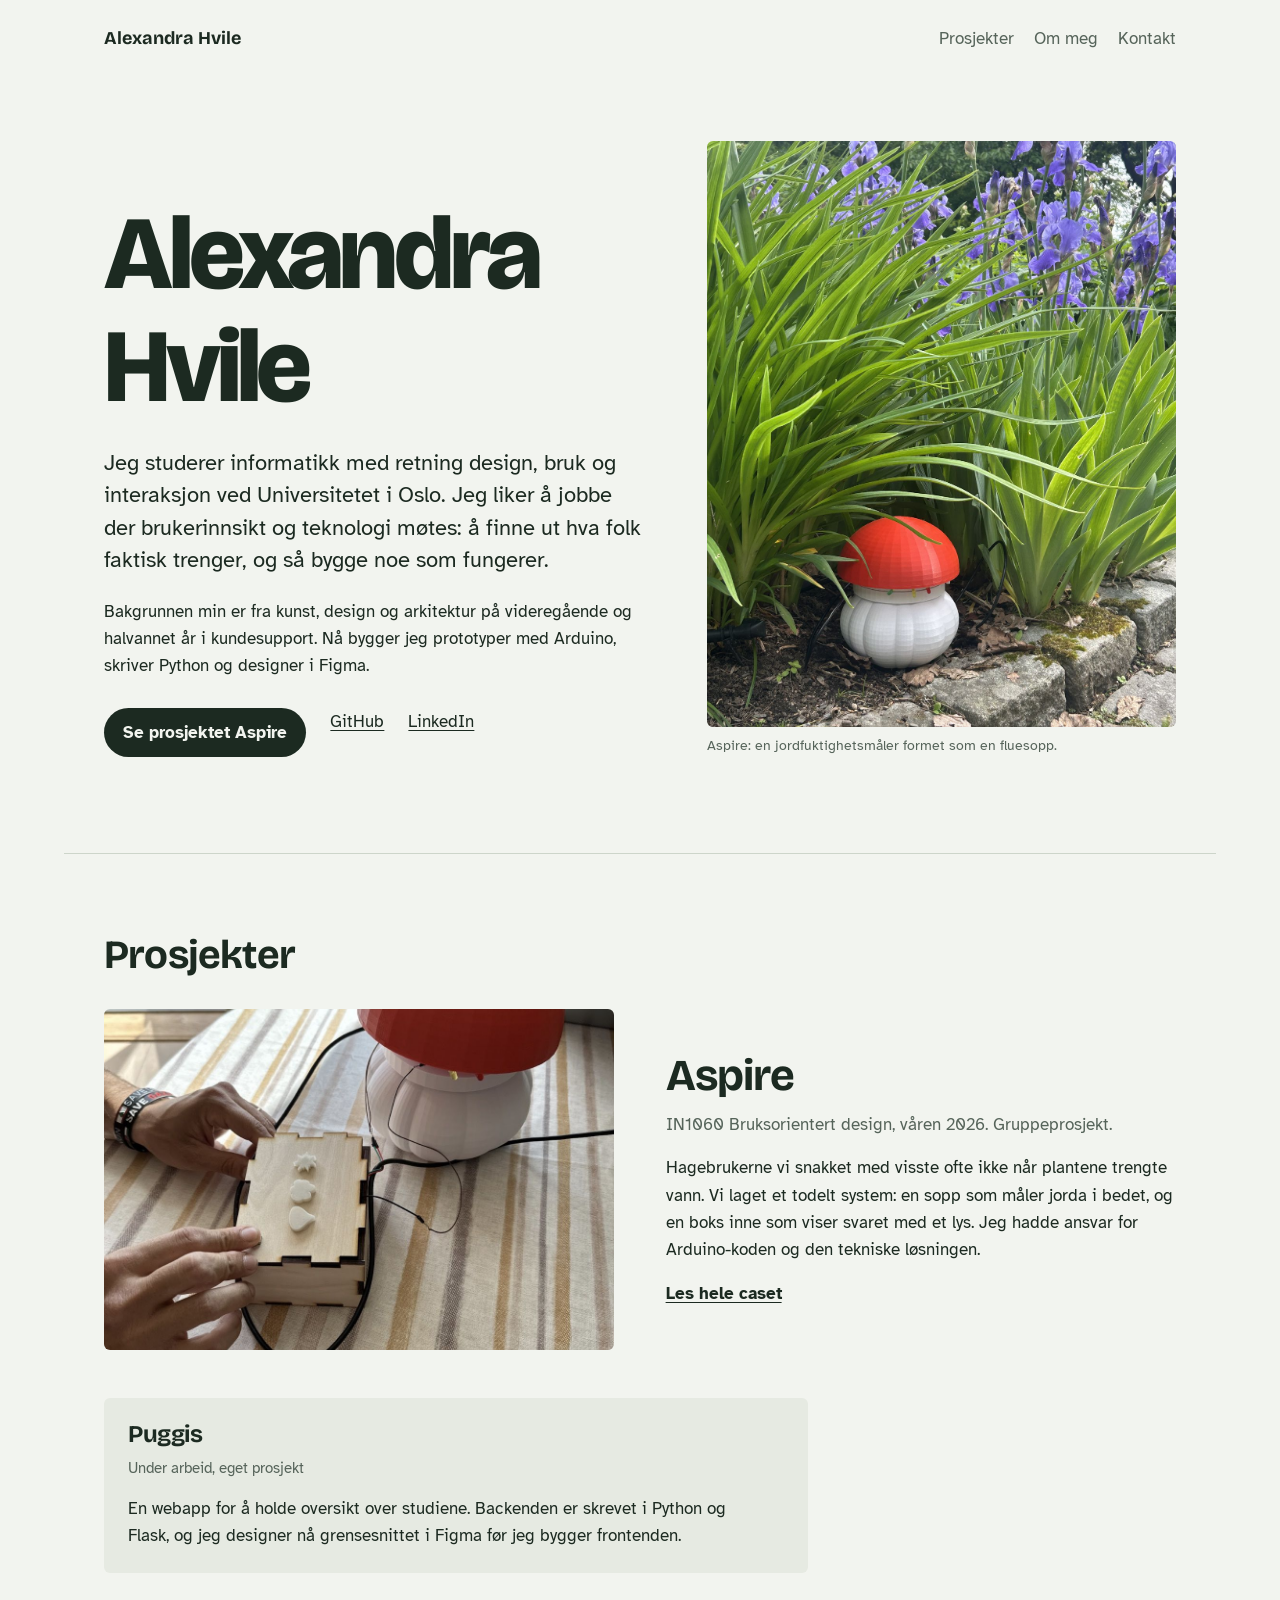
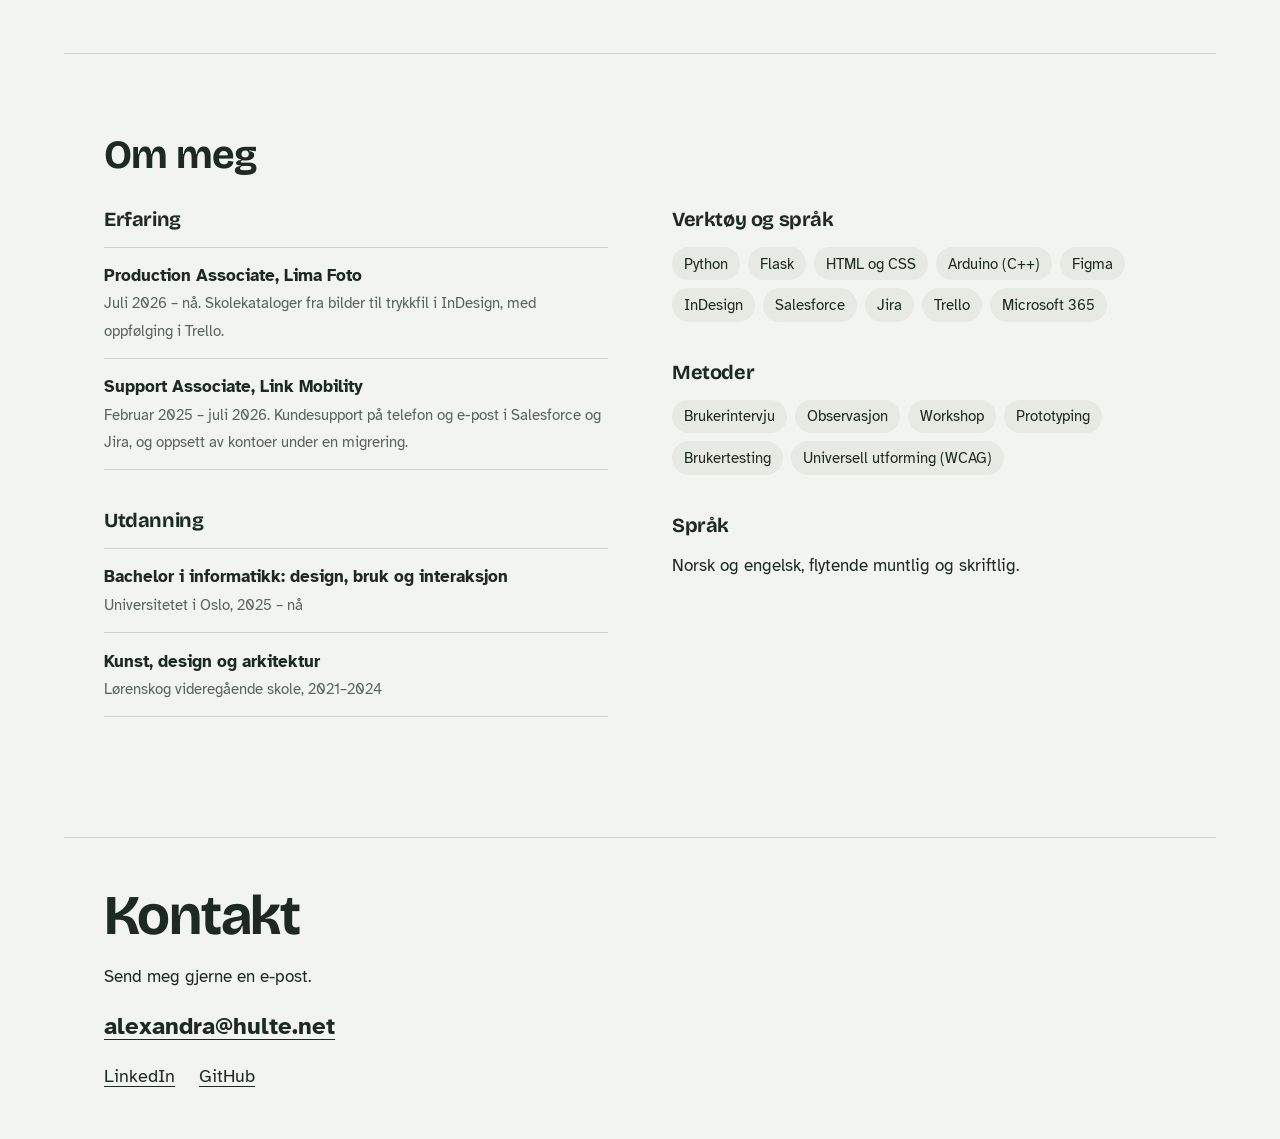
<file: index.html>
<!doctype html>
<html lang="no">
<head>
  <meta charset="utf-8">
  <meta name="viewport" content="width=device-width, initial-scale=1">
  <title>Alexandra Hvile – portefølje</title>
  <meta name="description" content="Portefølje for Alexandra Hvile, informatikkstudent ved UiO innen design, bruk og interaksjon.">
  <link rel="preconnect" href="https://fonts.googleapis.com">
  <link rel="preconnect" href="https://fonts.gstatic.com" crossorigin>
  <link href="https://fonts.googleapis.com/css2?family=Atkinson+Hyperlegible:ital,wght@0,400;0,700;1,400&family=Bricolage+Grotesque:opsz,wght@12..96,700;12..96,800&display=swap" rel="stylesheet">
  <link rel="stylesheet" href="stil.css">
</head>
<body>
  <a class="hopp" href="#hoved">Hopp til innholdet</a>

  <header class="topp innhold">
    <a class="navn" href="./">Alexandra Hvile</a>
    <nav aria-label="Hovedmeny">
      <a href="#prosjekter">Prosjekter</a>
      <a href="#om">Om meg</a>
      <a href="#kontakt">Kontakt</a>
    </nav>
  </header>

  <main id="hoved">
    <section class="intro innhold">
      <div>
        <h1>Alexandra Hvile</h1>
        <p class="ingress">Jeg studerer informatikk med retning design, bruk og interaksjon ved Universitetet i Oslo. Jeg liker å jobbe der brukerinnsikt og teknologi møtes: å finne ut hva folk faktisk trenger, og så bygge noe som fungerer.</p>
        <p>Bakgrunnen min er fra kunst, design og arkitektur på videregående og halvannet år i kundesupport. Nå bygger jeg prototyper med Arduino, skriver Python og designer i Figma.</p>
        <div class="lenker">
          <a class="knapp" href="aspire/">Se prosjektet Aspire</a>
          <a href="https://github.com/Salapanter">GitHub</a>
          <a href="https://www.linkedin.com/in/alexandra-hvile-142618310">LinkedIn</a>
        </div>
      </div>
      <figure>
        <img src="bilder/sopp-i-bedet.jpg" alt="En rød og hvit sopp-formet sensor står i et blomsterbed mellom grønne blader og lilla blomster." width="1200" height="1600">
        <figcaption>Aspire: en jordfuktighetsmåler formet som en fluesopp.</figcaption>
      </figure>
    </section>

    <section class="seksjon innhold" id="prosjekter" aria-labelledby="prosjekter-tittel">
      <h2 id="prosjekter-tittel">Prosjekter</h2>

      <a class="prosjekt" href="aspire/">
        <img src="bilder/i-bruk.jpg" alt="En hånd trykker på knappen på en treboks med symbolene sol, sky og dråpe, med den røde soppen i bakgrunnen." width="1064" height="1418" loading="lazy">
        <div>
          <h3>Aspire</h3>
          <p class="meta">IN1060 Bruksorientert design, våren 2026. Gruppeprosjekt.</p>
          <p>Hagebrukerne vi snakket med visste ofte ikke når plantene trengte vann. Vi laget et todelt system: en sopp som måler jorda i bedet, og en boks inne som viser svaret med et lys. Jeg hadde ansvar for Arduino-koden og den tekniske løsningen.</p>
          <span class="les">Les hele caset</span>
        </div>
      </a>

      <div class="prosjekt-liten">
        <h3>Puggis</h3>
        <p class="status">Under arbeid, eget prosjekt</p>
        <p>En webapp for å holde oversikt over studiene. Backenden er skrevet i Python og Flask, og jeg designer nå grensesnittet i Figma før jeg bygger frontenden.</p>
      </div>
    </section>

    <section class="seksjon innhold" id="om" aria-labelledby="om-tittel">
      <h2 id="om-tittel">Om meg</h2>
      <div class="om">
        <div>
          <h3>Erfaring</h3>
          <ul class="liste">
            <li><strong>Production Associate, Lima Foto</strong><span>Juli 2026 – nå. Skolekataloger fra bilder til trykkfil i InDesign, med oppfølging i Trello.</span></li>
            <li><strong>Support Associate, Link Mobility</strong><span>Februar 2025 – juli 2026. Kundesupport på telefon og e-post i Salesforce og Jira, og oppsett av kontoer under en migrering.</span></li>
          </ul>
          <h3>Utdanning</h3>
          <ul class="liste">
            <li><strong>Bachelor i informatikk: design, bruk og interaksjon</strong><span>Universitetet i Oslo, 2025 – nå</span></li>
            <li><strong>Kunst, design og arkitektur</strong><span>Lørenskog videregående skole, 2021–2024</span></li>
          </ul>
        </div>
        <div>
          <h3>Verktøy og språk</h3>
          <ul class="verktoy">
            <li>Python</li><li>Flask</li><li>HTML og CSS</li><li>Arduino (C++)</li><li>Figma</li><li>InDesign</li><li>Salesforce</li><li>Jira</li><li>Trello</li><li>Microsoft 365</li>
          </ul>
          <h3>Metoder</h3>
          <ul class="verktoy">
            <li>Brukerintervju</li><li>Observasjon</li><li>Workshop</li><li>Prototyping</li><li>Brukertesting</li><li>Universell utforming (WCAG)</li>
          </ul>
          <h3>Språk</h3>
          <p>Norsk og engelsk, flytende muntlig og skriftlig.</p>
        </div>
      </div>
    </section>
  </main>

  <footer class="bunn innhold" id="kontakt">
    <h2>Kontakt</h2>
    <p>Send meg gjerne en e-post.</p>
    <p><a class="epost" href="mailto:alexandra@hulte.net">alexandra@hulte.net</a></p>
    <ul class="kontaktlenker">
      <li><a href="https://www.linkedin.com/in/alexandra-hvile-142618310">LinkedIn</a></li>
      <li><a href="https://github.com/Salapanter">GitHub</a></li>
    </ul>
  </footer>
</body>
</html>
</file>
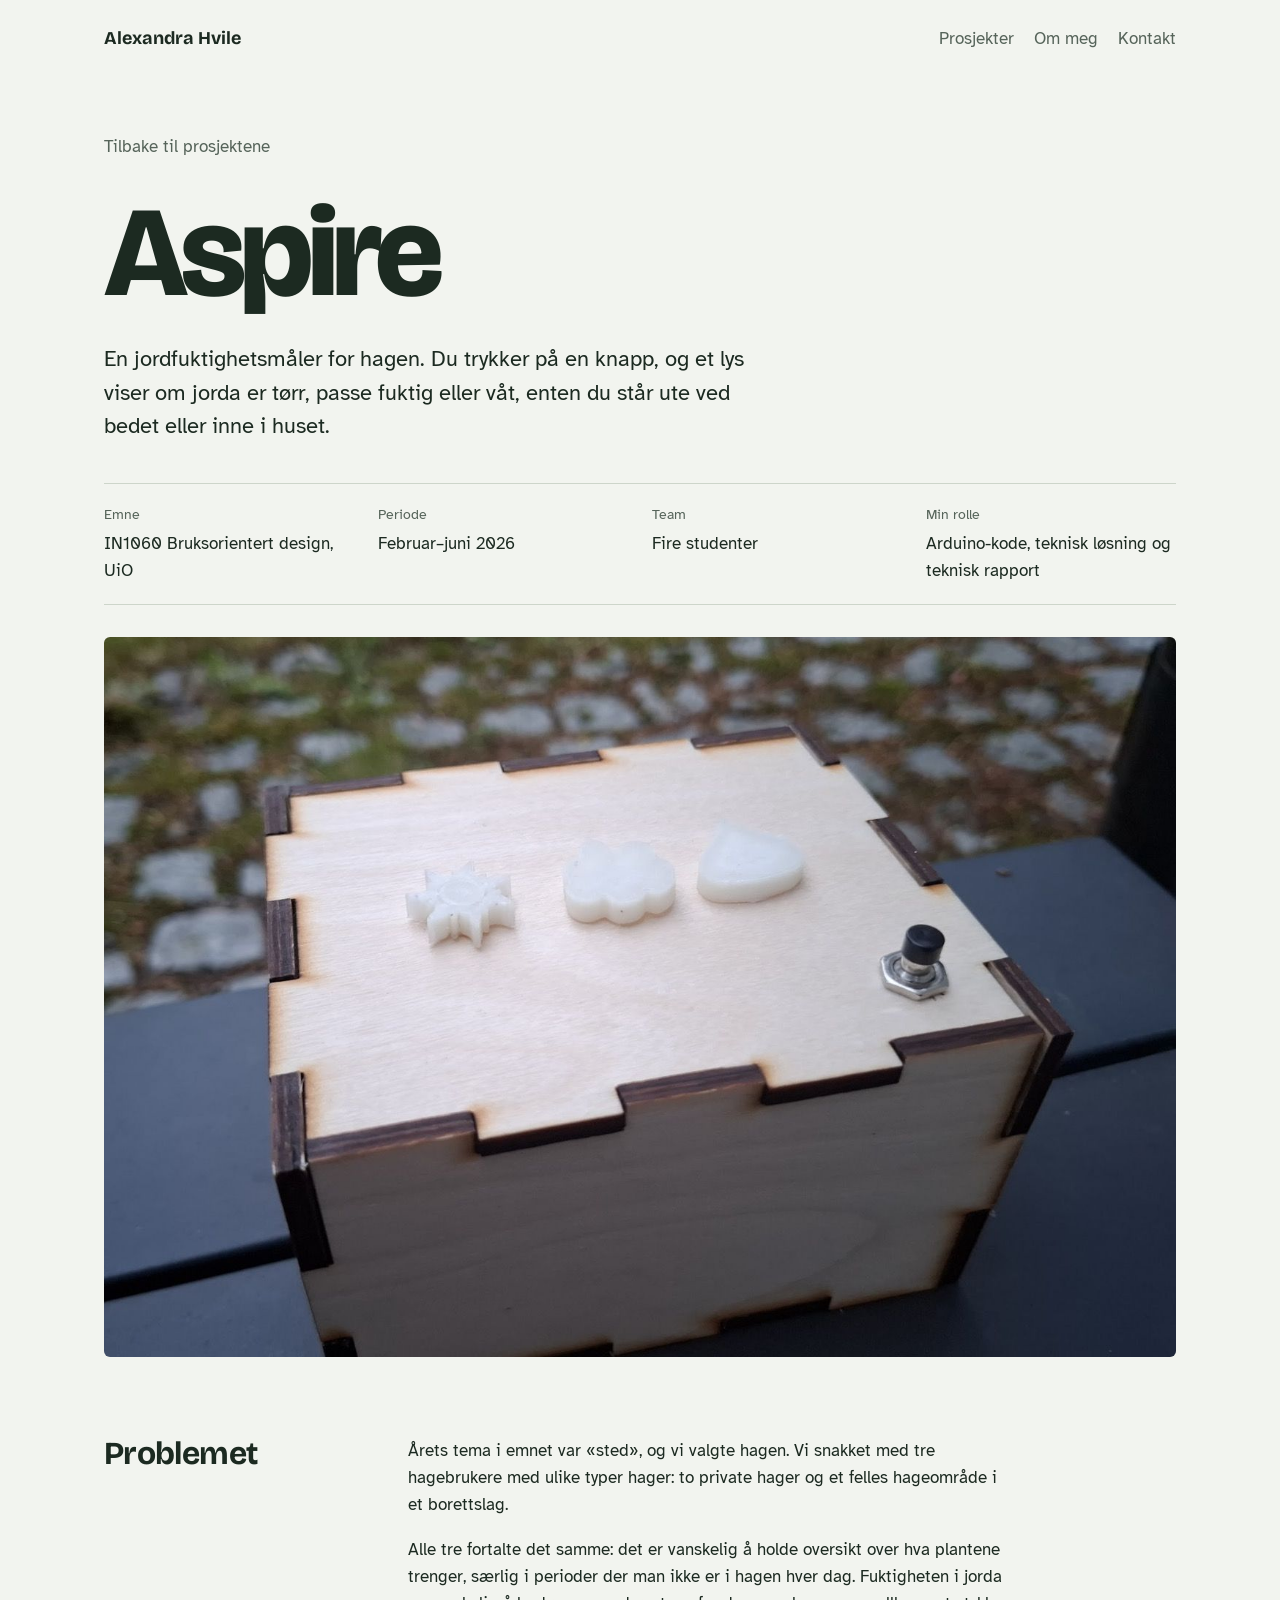
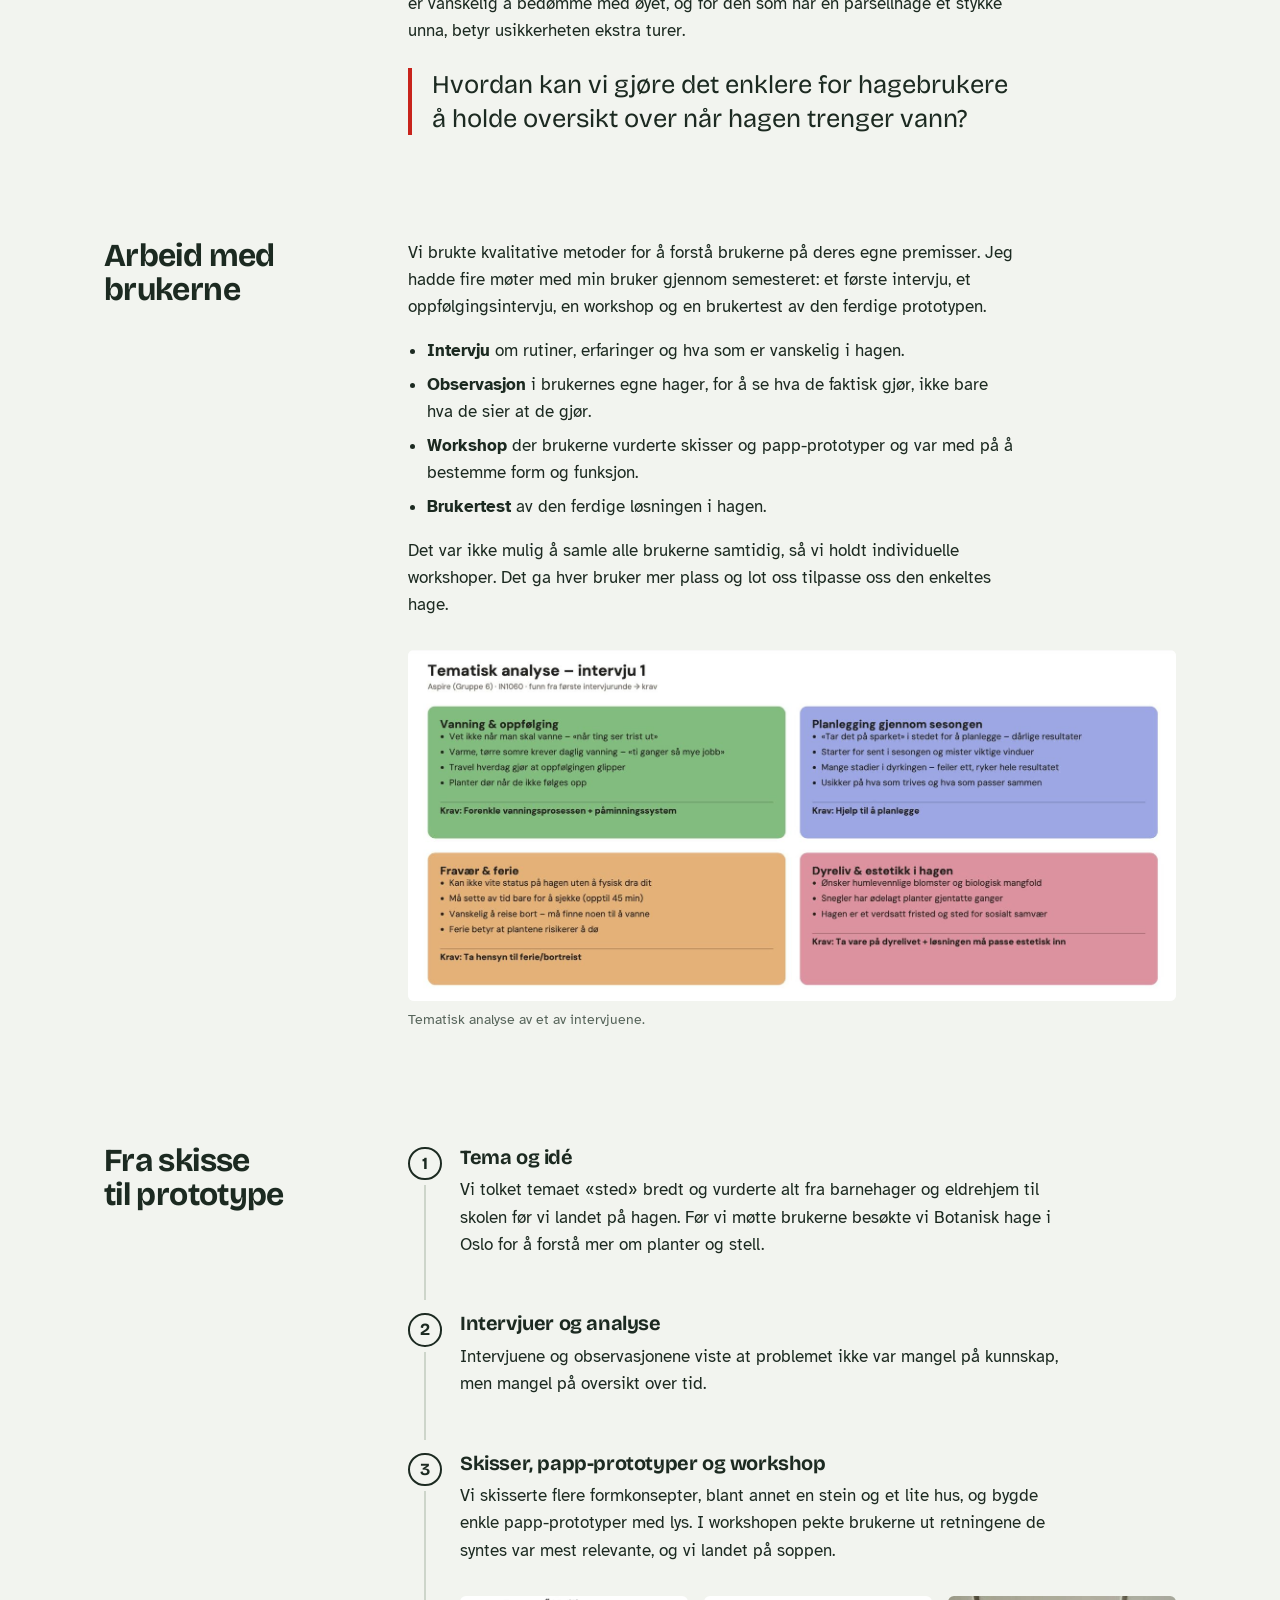
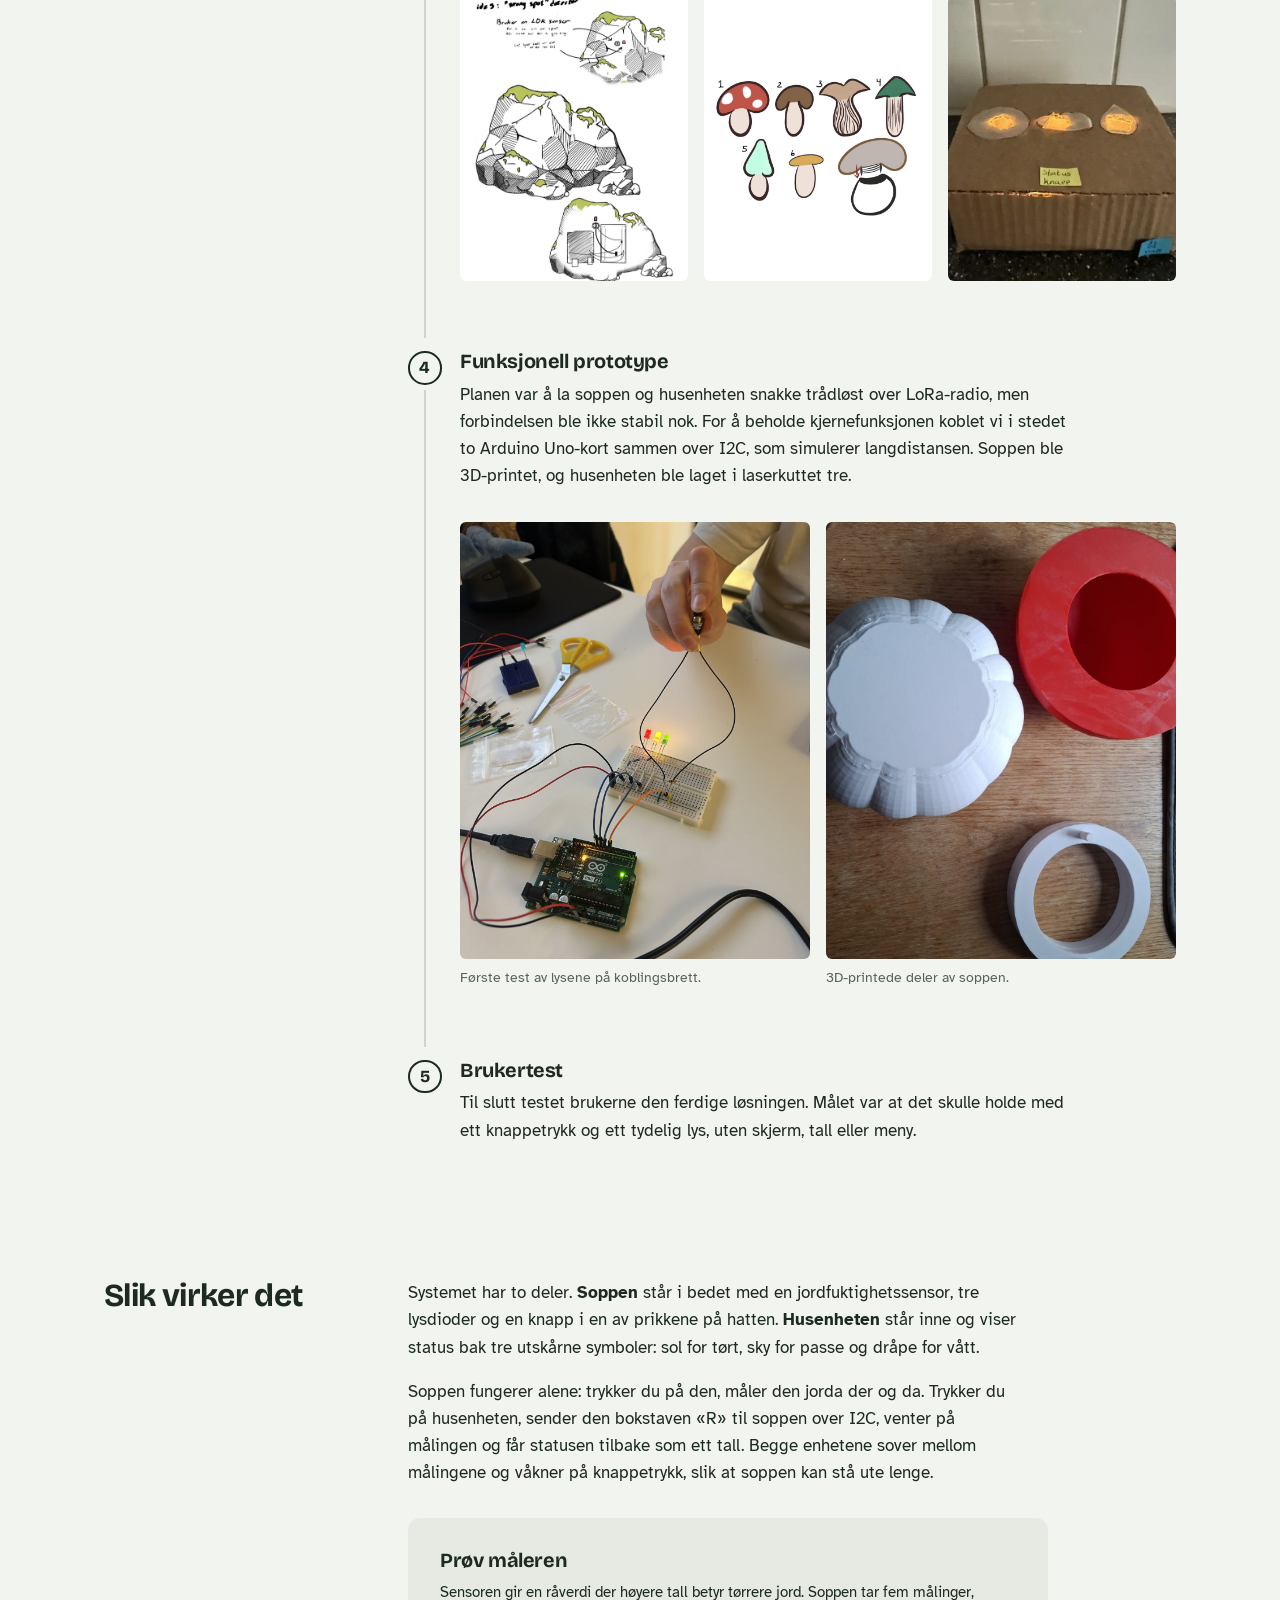
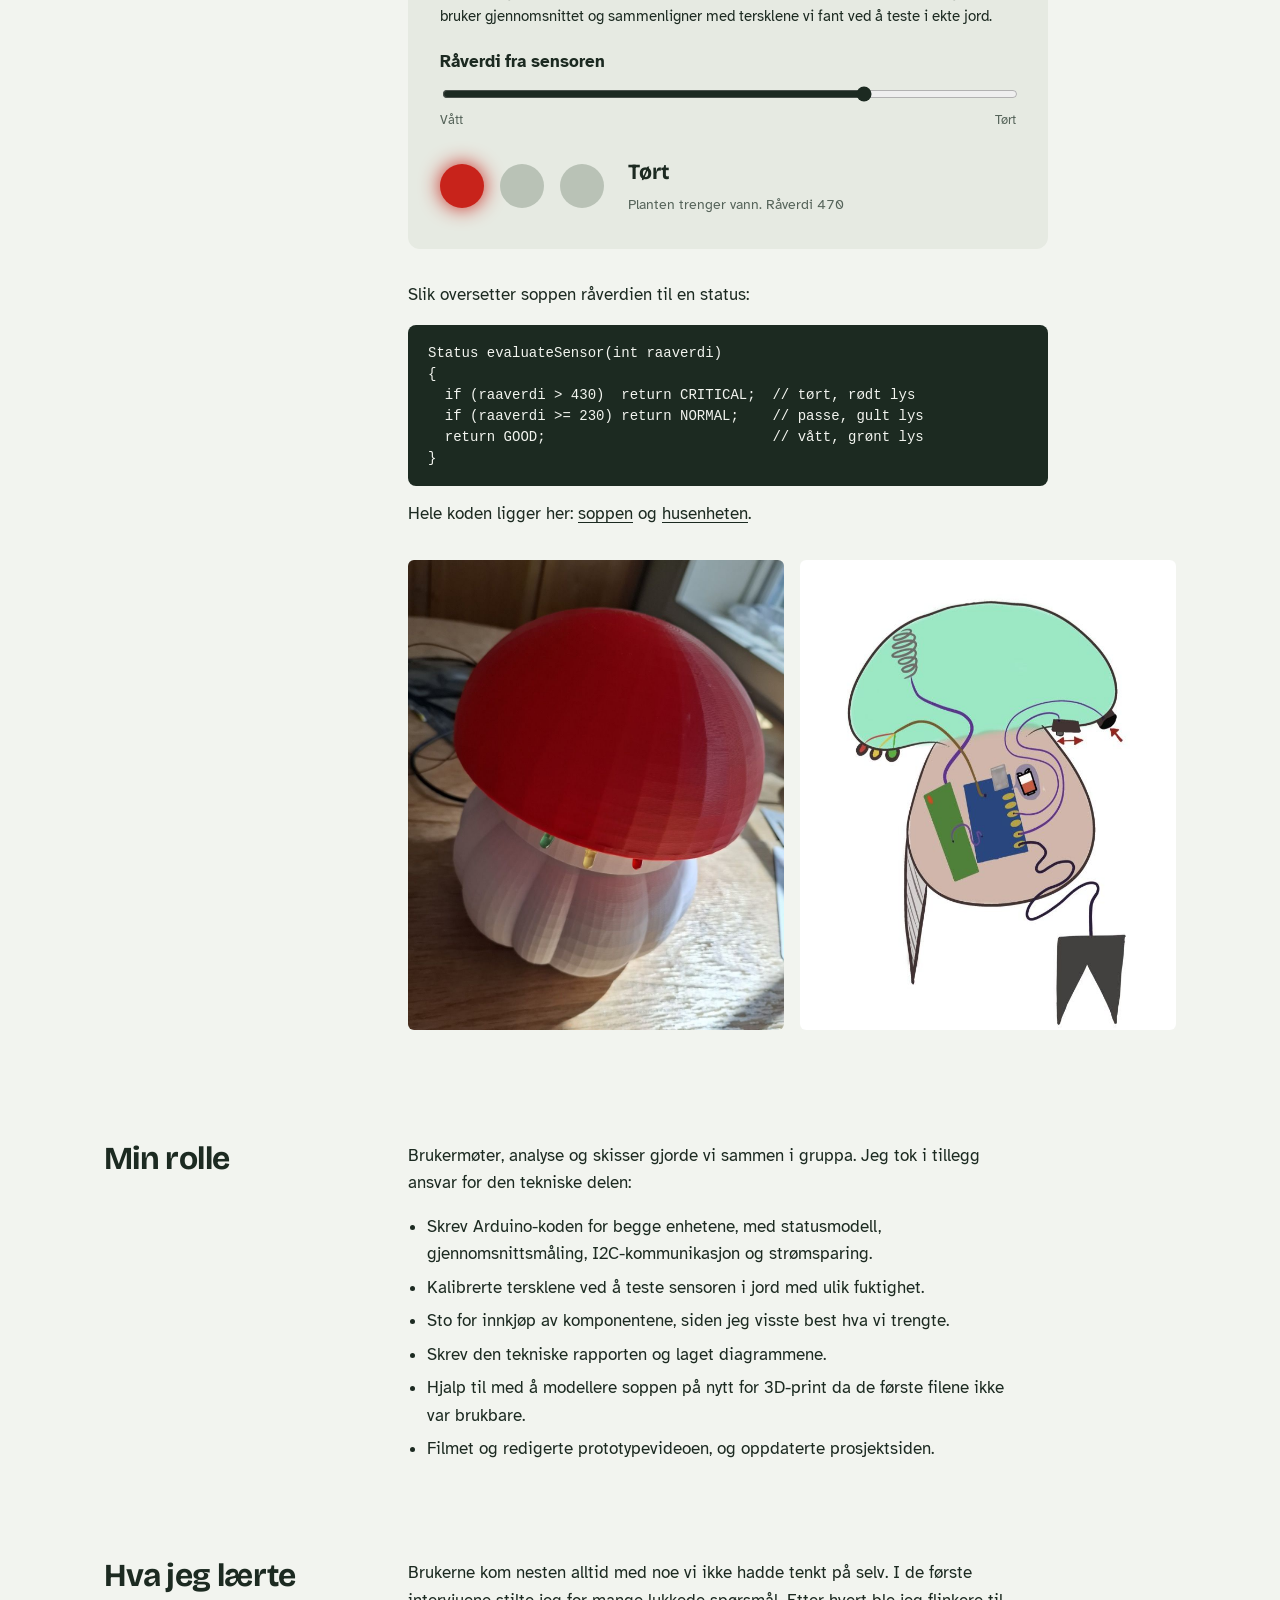
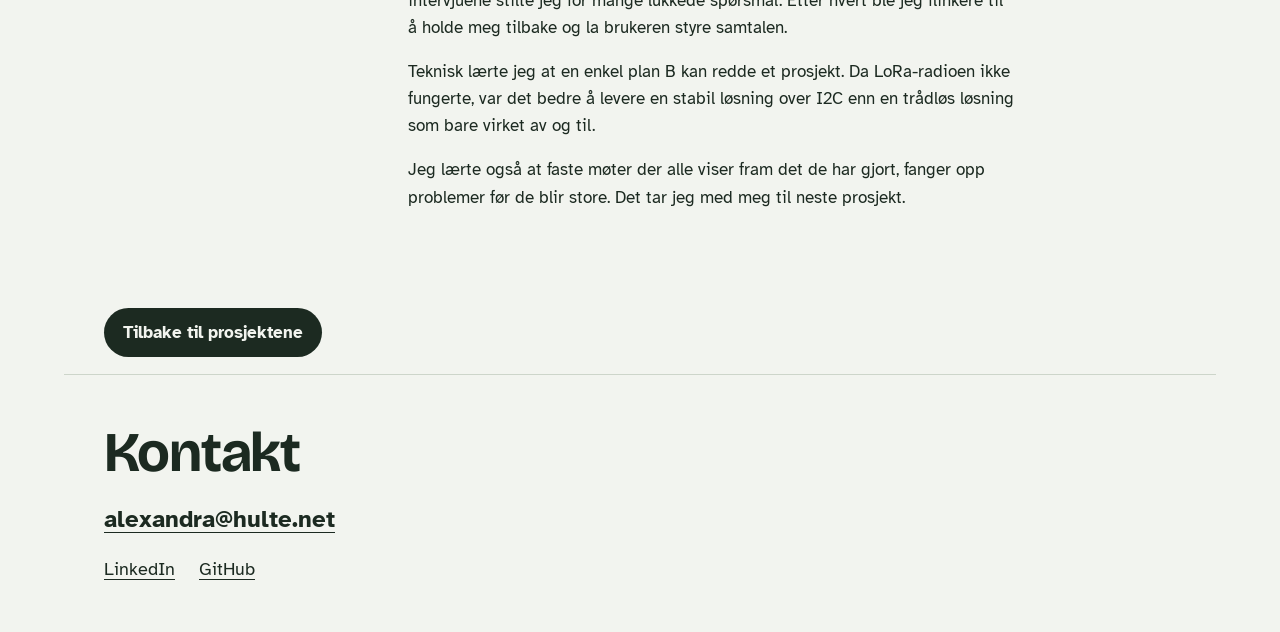
<file: aspire/index.html>
<!doctype html>
<html lang="no">
<head>
  <meta charset="utf-8">
  <meta name="viewport" content="width=device-width, initial-scale=1">
  <title>Aspire – Alexandra Hvile</title>
  <meta name="description" content="Aspire: en jordfuktighetsmåler for hagen, laget i IN1060 ved UiO. Case av Alexandra Hvile.">
  <link rel="preconnect" href="https://fonts.googleapis.com">
  <link rel="preconnect" href="https://fonts.gstatic.com" crossorigin>
  <link href="https://fonts.googleapis.com/css2?family=Atkinson+Hyperlegible:ital,wght@0,400;0,700;1,400&family=Bricolage+Grotesque:opsz,wght@12..96,700;12..96,800&display=swap" rel="stylesheet">
  <link rel="stylesheet" href="../stil.css">
</head>
<body>
  <a class="hopp" href="#hoved">Hopp til innholdet</a>

  <header class="topp innhold">
    <a class="navn" href="../">Alexandra Hvile</a>
    <nav aria-label="Hovedmeny">
      <a href="../#prosjekter">Prosjekter</a>
      <a href="../#om">Om meg</a>
      <a href="../#kontakt">Kontakt</a>
    </nav>
  </header>

  <main id="hoved">
    <div class="case-topp innhold">
      <a class="tilbake" href="../#prosjekter">Tilbake til prosjektene</a>
      <h1>Aspire</h1>
      <p class="ingress">En jordfuktighetsmåler for hagen. Du trykker på en knapp, og et lys viser om jorda er tørr, passe fuktig eller våt, enten du står ute ved bedet eller inne i huset.</p>

      <dl class="fakta">
        <div><dt>Emne</dt><dd>IN1060 Bruksorientert design, UiO</dd></div>
        <div><dt>Periode</dt><dd>Februar–juni 2026</dd></div>
        <div><dt>Team</dt><dd>Fire studenter</dd></div>
        <div><dt>Min rolle</dt><dd>Arduino-kode, teknisk løsning og teknisk rapport</dd></div>
      </dl>
    </div>

    <figure class="storbilde innhold">
      <img src="../bilder/husenhet.jpg" alt="Husenheten: en treboks med utskårne symboler for sol, sky og dråpe, og en knapp." width="1464" height="1192">
    </figure>

    <div class="innhold">

      <section class="kapittel" aria-labelledby="problem">
        <h2 id="problem">Problemet</h2>
        <div>
          <p>Årets tema i emnet var «sted», og vi valgte hagen. Vi snakket med tre hagebrukere med ulike typer hager: to private hager og et felles hageområde i et borettslag.</p>
          <p>Alle tre fortalte det samme: det er vanskelig å holde oversikt over hva plantene trenger, særlig i perioder der man ikke er i hagen hver dag. Fuktigheten i jorda er vanskelig å bedømme med øyet, og for den som har en parsellhage et stykke unna, betyr usikkerheten ekstra turer.</p>
          <blockquote>Hvordan kan vi gjøre det enklere for hagebrukere å holde oversikt over når hagen trenger vann?</blockquote>
        </div>
      </section>

      <section class="kapittel" aria-labelledby="brukerne">
        <h2 id="brukerne">Arbeid med brukerne</h2>
        <div>
          <p>Vi brukte kvalitative metoder for å forstå brukerne på deres egne premisser. Jeg hadde fire møter med min bruker gjennom semesteret: et første intervju, et oppfølgingsintervju, en workshop og en brukertest av den ferdige prototypen.</p>
          <ul>
            <li><strong>Intervju</strong> om rutiner, erfaringer og hva som er vanskelig i hagen.</li>
            <li><strong>Observasjon</strong> i brukernes egne hager, for å se hva de faktisk gjør, ikke bare hva de sier at de gjør.</li>
            <li><strong>Workshop</strong> der brukerne vurderte skisser og papp-prototyper og var med på å bestemme form og funksjon.</li>
            <li><strong>Brukertest</strong> av den ferdige løsningen i hagen.</li>
          </ul>
          <p>Det var ikke mulig å samle alle brukerne samtidig, så vi holdt individuelle workshoper. Det ga hver bruker mer plass og lot oss tilpasse oss den enkeltes hage.</p>
          <div class="bilder">
            <figure class="bilde bred hel">
              <img src="../bilder/tematisk-analyse.jpg" alt="Tematisk analyse av et intervju, sortert i fire fargede kategorier: vanning og oppfølging, planlegging, ønsker og frustrasjoner, og dyrking i hagen." width="1600" height="731" loading="lazy">
              <figcaption>Tematisk analyse av et av intervjuene.</figcaption>
            </figure>
          </div>
        </div>
      </section>

      <section class="kapittel" aria-labelledby="prosess">
        <h2 id="prosess">Fra skisse til prototype</h2>
        <div>
          <ol class="steg">
            <li>
              <h3>Tema og idé</h3>
              <p>Vi tolket temaet «sted» bredt og vurderte alt fra barnehager og eldrehjem til skolen før vi landet på hagen. Før vi møtte brukerne besøkte vi Botanisk hage i Oslo for å forstå mer om planter og stell.</p>
            </li>
            <li>
              <h3>Intervjuer og analyse</h3>
              <p>Intervjuene og observasjonene viste at problemet ikke var mangel på kunnskap, men mangel på oversikt over tid.</p>
            </li>
            <li>
              <h3>Skisser, papp-prototyper og workshop</h3>
              <p>Vi skisserte flere formkonsepter, blant annet en stein og et lite hus, og bygde enkle papp-prototyper med lys. I workshopen pekte brukerne ut retningene de syntes var mest relevante, og vi landet på soppen.</p>
              <div class="bilder tre">
                <figure class="bilde hel"><img src="../bilder/skisse-stein.jpg" alt="Blyantskisse av en sensor formet som en mosegrodd stein." width="994" height="1400" loading="lazy"></figure>
                <figure class="bilde hel"><img src="../bilder/soppformer.jpg" alt="Sju tegnede soppformer i ulike farger, nummerert for at brukerne kunne velge." width="1580" height="1116" loading="lazy"></figure>
                <figure class="bilde"><img src="../bilder/papp-prototype.jpg" alt="Papp-prototype av husenheten med tre lysende felt på toppen." width="563" height="508" loading="lazy"></figure>
              </div>
            </li>
            <li>
              <h3>Funksjonell prototype</h3>
              <p>Planen var å la soppen og husenheten snakke trådløst over LoRa-radio, men forbindelsen ble ikke stabil nok. For å beholde kjernefunksjonen koblet vi i stedet to Arduino Uno-kort sammen over I2C, som simulerer langdistansen. Soppen ble 3D-printet, og husenheten ble laget i laserkuttet tre.</p>
              <div class="bilder">
                <figure class="bilde"><img src="../bilder/led-test.jpg" alt="Arduino Uno koblet til et koblingsbrett med tre lysdioder, der den gule lyser." width="1200" height="1600" loading="lazy"><figcaption>Første test av lysene på koblingsbrett.</figcaption></figure>
                <figure class="bilde"><img src="../bilder/3d-print.jpg" alt="De 3D-printede delene av soppen: en rød hatt og en hvit fot, lagt ved siden av hverandre." width="1030" height="1174" loading="lazy"><figcaption>3D-printede deler av soppen.</figcaption></figure>
              </div>
            </li>
            <li>
              <h3>Brukertest</h3>
              <p>Til slutt testet brukerne den ferdige løsningen. Målet var at det skulle holde med ett knappetrykk og ett tydelig lys, uten skjerm, tall eller meny.</p>
            </li>
          </ol>
        </div>
      </section>

      <section class="kapittel" aria-labelledby="losning">
        <h2 id="losning">Slik virker det</h2>
        <div>
          <p>Systemet har to deler. <strong>Soppen</strong> står i bedet med en jordfuktighetssensor, tre lysdioder og en knapp i en av prikkene på hatten. <strong>Husenheten</strong> står inne og viser status bak tre utskårne symboler: sol for tørt, sky for passe og dråpe for vått.</p>
          <p>Soppen fungerer alene: trykker du på den, måler den jorda der og da. Trykker du på husenheten, sender den bokstaven «R» til soppen over I2C, venter på målingen og får statusen tilbake som ett tall. Begge enhetene sover mellom målingene og våkner på knappetrykk, slik at soppen kan stå ute lenge.</p>

          <div class="maler" id="maler">
            <h3>Prøv måleren</h3>
            <p>Sensoren gir en råverdi der høyere tall betyr tørrere jord. Soppen tar fem målinger, bruker gjennomsnittet og sammenligner med tersklene vi fant ved å teste i ekte jord.</p>
            <label for="raa">Råverdi fra sensoren</label>
            <input type="range" id="raa" min="100" max="600" step="5" value="470" aria-describedby="resultat">
            <div class="skala" aria-hidden="true"><span>Vått</span><span>Tørt</span></div>
            <div class="lys">
              <div class="lampe rod" aria-hidden="true"></div>
              <div class="lampe gul" aria-hidden="true"></div>
              <div class="lampe gronn" aria-hidden="true"></div>
              <div class="lesning" id="resultat" aria-live="polite"><strong>Tørt</strong><span>Råverdi 470</span></div>
            </div>
          </div>

          <p>Slik oversetter soppen råverdien til en status:</p>
<pre><code>Status evaluateSensor(int raaverdi)
{
  if (raaverdi &gt; 430)  return CRITICAL;  // tørt, rødt lys
  if (raaverdi &gt;= 230) return NORMAL;    // passe, gult lys
  return GOOD;                           // vått, grønt lys
}</code></pre>
          <p>Hele koden ligger her: <a href="kode/soppen_follower.ino">soppen</a> og <a href="kode/husenhet_leader.ino">husenheten</a>.</p>

          <div class="bilder">
            <figure class="bilde"><img src="../bilder/sopp-naerbilde.jpg" alt="Nærbilde av den 3D-printede soppen med rød hatt og hvit, riflet fot." width="1002" height="1252" loading="lazy"></figure>
            <figure class="bilde"><img src="../bilder/innmat-skisse.jpg" alt="Tegning av soppen i snitt, som viser Arduino-kortet, batteriet og sensoren inni foten." width="750" height="876" loading="lazy"></figure>
          </div>
        </div>
      </section>

      <section class="kapittel" aria-labelledby="rolle">
        <h2 id="rolle">Min rolle</h2>
        <div>
          <p>Brukermøter, analyse og skisser gjorde vi sammen i gruppa. Jeg tok i tillegg ansvar for den tekniske delen:</p>
          <ul>
            <li>Skrev Arduino-koden for begge enhetene, med statusmodell, gjennomsnittsmåling, I2C-kommunikasjon og strømsparing.</li>
            <li>Kalibrerte tersklene ved å teste sensoren i jord med ulik fuktighet.</li>
            <li>Sto for innkjøp av komponentene, siden jeg visste best hva vi trengte.</li>
            <li>Skrev den tekniske rapporten og laget diagrammene.</li>
            <li>Hjalp til med å modellere soppen på nytt for 3D-print da de første filene ikke var brukbare.</li>
            <li>Filmet og redigerte prototypevideoen, og oppdaterte prosjektsiden.</li>
          </ul>
        </div>
      </section>

      <section class="kapittel" aria-labelledby="laerte">
        <h2 id="laerte">Hva jeg lærte</h2>
        <div>
          <p>Brukerne kom nesten alltid med noe vi ikke hadde tenkt på selv. I de første intervjuene stilte jeg for mange lukkede spørsmål. Etter hvert ble jeg flinkere til å holde meg tilbake og la brukeren styre samtalen.</p>
          <p>Teknisk lærte jeg at en enkel plan B kan redde et prosjekt. Da LoRa-radioen ikke fungerte, var det bedre å levere en stabil løsning over I2C enn en trådløs løsning som bare virket av og til.</p>
          <p>Jeg lærte også at faste møter der alle viser fram det de har gjort, fanger opp problemer før de blir store. Det tar jeg med meg til neste prosjekt.</p>
        </div>
      </section>

      <p class="neste"><a class="knapp" href="../#prosjekter">Tilbake til prosjektene</a></p>
    </div>
  </main>

  <footer class="bunn innhold" id="kontakt">
    <h2>Kontakt</h2>
    <p><a class="epost" href="mailto:alexandra@hulte.net">alexandra@hulte.net</a></p>
    <ul class="kontaktlenker">
      <li><a href="https://www.linkedin.com/in/alexandra-hvile-142618310">LinkedIn</a></li>
      <li><a href="https://github.com/Salapanter">GitHub</a></li>
    </ul>
  </footer>

  <script>
    // Samme terskler som i Arduino-koden (evaluateSensor)
    const glider = document.getElementById("raa");
    const lamper = document.querySelectorAll(".lampe");
    const resultat = document.getElementById("resultat");

    function vurder(raaverdi) {
      if (raaverdi > 430) return { navn: "Tørt", tekst: "Planten trenger vann", lampe: 0 };
      if (raaverdi >= 230) return { navn: "Passe fuktig", tekst: "Ingen vanning nå", lampe: 1 };
      return { navn: "Vått", tekst: "Jorda er våt nok", lampe: 2 };
    }

    function oppdater() {
      const raaverdi = Number(glider.value);
      const status = vurder(raaverdi);
      lamper.forEach((lampe, i) => lampe.classList.toggle("pa", i === status.lampe));
      resultat.innerHTML = "<strong>" + status.navn + "</strong><span>" + status.tekst + ". Råverdi " + raaverdi + "</span>";
    }

    glider.addEventListener("input", oppdater);
    oppdater();
  </script>
</body>
</html>
</file>
<file: stil.css>
/* Alexandra Hvile – portefølje
   Farger: lys mose-hvit, mørk mose og fluesopp-rød.
   Skrift: Bricolage Grotesque (titler) og Atkinson Hyperlegible (brødtekst). */

:root {
  --bakgrunn: #f2f4ef;
  --flate: #e6eae2;
  --tekst: #1c2a21;
  --dempet: #56645a;
  --linje: #cdd5ca;
  --rod: #c8231b;
  --gul: #e2a90f;
  --gronn: #2f8a4a;
  --av: #b9c2b6;

  --tittel: "Bricolage Grotesque", system-ui, sans-serif;
  --brod: "Atkinson Hyperlegible", system-ui, sans-serif;

  --maks: 72rem;
  --tekstbredde: 38rem;
  --kant: clamp(1rem, 4vw, 2.5rem);
}

@media (prefers-color-scheme: dark) {
  :root {
    --bakgrunn: #131a15;
    --flate: #1c251f;
    --tekst: #e3e9e2;
    --dempet: #9eab9f;
    --linje: #2e3a31;
    --rod: #f0574c;
    --gul: #f2c037;
    --gronn: #5cc27a;
    --av: #36423a;
  }
}

*,
*::before,
*::after { box-sizing: border-box; }

html { -webkit-text-size-adjust: 100%; }

body {
  margin: 0;
  background: var(--bakgrunn);
  color: var(--tekst);
  font-family: var(--brod);
  font-size: 1.0625rem;
  line-height: 1.6;
}

img { display: block; max-width: 100%; height: auto; }

a { color: inherit; text-decoration-thickness: 1px; text-underline-offset: 0.2em; }
a:hover { color: var(--rod); }

:focus-visible { outline: 3px solid var(--rod); outline-offset: 3px; border-radius: 2px; }

h1, h2, h3 {
  font-family: var(--tittel);
  font-weight: 700;
  line-height: 1.08;
  letter-spacing: -0.02em;
  margin: 0;
  text-wrap: balance;
}

p { margin: 0 0 1em; max-width: var(--tekstbredde); }

.innhold {
  max-width: var(--maks);
  margin: 0 auto;
  padding: 0 var(--kant);
}

.hopp {
  position: absolute; left: -999px; top: 0;
  background: var(--tekst); color: var(--bakgrunn); padding: 0.5rem 1rem;
}
.hopp:focus { left: 1rem; top: 1rem; z-index: 10; }

/* ---------- Toppfelt ---------- */

.topp {
  display: flex;
  justify-content: space-between;
  align-items: baseline;
  gap: 1rem;
  padding-top: 1.5rem;
  padding-bottom: 1.5rem;
}
.topp .navn { font-family: var(--tittel); font-weight: 700; text-decoration: none; font-size: 1.125rem; }
.topp nav { display: flex; gap: 1.25rem; flex-wrap: wrap; }
.topp nav a { text-decoration: none; color: var(--dempet); }
.topp nav a:hover { color: var(--rod); }

/* ---------- Forside: introduksjon ---------- */

.intro {
  display: grid;
  grid-template-columns: minmax(0, 1.15fr) minmax(0, 1fr);
  gap: clamp(2rem, 5vw, 4.5rem);
  align-items: end;
  padding-top: clamp(1.5rem, 5vw, 4rem);
  padding-bottom: clamp(3rem, 8vw, 6rem);
}
.intro h1 {
  font-size: clamp(3rem, 9vw, 6.5rem);
  font-weight: 800;
  letter-spacing: -0.04em;
  margin-bottom: 1.5rem;
}
.intro .ingress { font-size: clamp(1.15rem, 2vw, 1.35rem); line-height: 1.5; }
.intro figure { margin: 0; }
.intro figure img { width: 100%; aspect-ratio: 4 / 5; object-fit: cover; border-radius: 0.375rem; }
.intro figcaption, .bilde figcaption { color: var(--dempet); font-size: 0.875rem; margin-top: 0.5rem; }

.lenker { display: flex; flex-wrap: wrap; gap: 0.75rem 1.5rem; margin-top: 1.75rem; }
.knapp {
  display: inline-block;
  background: var(--tekst);
  color: var(--bakgrunn);
  padding: 0.7rem 1.2rem;
  border-radius: 999px;
  text-decoration: none;
  font-weight: 700;
}
.knapp:hover { background: var(--rod); color: #fff; }

/* ---------- Seksjoner ---------- */

.seksjon { padding-top: clamp(3rem, 7vw, 5rem); padding-bottom: clamp(3rem, 7vw, 5rem); border-top: 1px solid var(--linje); }
.seksjon > h2 { font-size: clamp(1.75rem, 4vw, 2.5rem); margin-bottom: 2rem; }

/* Prosjekter */
.prosjekt {
  display: grid;
  grid-template-columns: minmax(0, 1fr) minmax(0, 1fr);
  gap: clamp(1.5rem, 4vw, 3.5rem);
  align-items: center;
  text-decoration: none;
}
.prosjekt img { width: 100%; aspect-ratio: 3 / 2; object-fit: cover; border-radius: 0.375rem; transition: transform 0.4s ease; }
.prosjekt:hover img { transform: scale(1.015); }
.prosjekt:hover h3 { color: var(--rod); }
.prosjekt h3 { font-size: clamp(1.75rem, 4vw, 2.75rem); margin-bottom: 0.75rem; }
.prosjekt .meta { color: var(--dempet); margin-bottom: 1rem; }
.prosjekt .les { font-weight: 700; text-decoration: underline; text-underline-offset: 0.2em; }

.prosjekt-liten {
  margin-top: 3rem;
  padding: 1.5rem;
  background: var(--flate);
  border-radius: 0.375rem;
  max-width: 44rem;
}
.prosjekt-liten h3 { font-size: 1.5rem; margin-bottom: 0.5rem; }
.prosjekt-liten p:last-child { margin-bottom: 0; }
.status { color: var(--dempet); font-size: 0.9375rem; }

/* Om meg */
.om {
  display: grid;
  grid-template-columns: minmax(0, 1fr) minmax(0, 1fr);
  gap: clamp(2rem, 5vw, 4rem);
}
.om h3 { font-size: 1.25rem; margin-bottom: 1rem; }
.liste { list-style: none; padding: 0; margin: 0 0 2.5rem; }
.liste li { padding: 0.9rem 0; border-top: 1px solid var(--linje); }
.liste li:last-child { border-bottom: 1px solid var(--linje); }
.liste strong { display: block; }
.liste span { color: var(--dempet); font-size: 0.9375rem; }
.verktoy { display: flex; flex-wrap: wrap; gap: 0.5rem; list-style: none; padding: 0; margin: 0 0 2.5rem; }
.verktoy li { background: var(--flate); padding: 0.3rem 0.75rem; border-radius: 999px; font-size: 0.9375rem; }

/* Bunn */
.bunn { padding-top: 3rem; padding-bottom: 3rem; border-top: 1px solid var(--linje); }
.bunn h2 { font-size: clamp(2rem, 6vw, 3.5rem); margin-bottom: 1rem; }
.bunn .epost { font-size: clamp(1.15rem, 3vw, 1.5rem); font-weight: 700; }
.kontaktlenker { display: flex; gap: 1.5rem; list-style: none; padding: 0; margin: 0.5rem 0 0; font-size: 1.125rem; }

/* ---------- Prosjektside ---------- */

.case-topp { padding-top: clamp(1.5rem, 5vw, 3.5rem); padding-bottom: 2rem; }
.case-topp .tilbake { color: var(--dempet); text-decoration: none; display: inline-block; margin-bottom: 1.5rem; }
.case-topp h1 { font-size: clamp(3.5rem, 11vw, 8rem); font-weight: 800; letter-spacing: -0.045em; margin-bottom: 1.25rem; }
.case-topp .ingress { font-size: clamp(1.15rem, 2.2vw, 1.4rem); line-height: 1.5; max-width: 42rem; }

.fakta {
  display: grid;
  grid-template-columns: repeat(4, minmax(0, 1fr));
  gap: 1.5rem;
  margin: 2.5rem 0 0;
  padding: 1.25rem 0;
  border-top: 1px solid var(--linje);
  border-bottom: 1px solid var(--linje);
}
.fakta dt { color: var(--dempet); font-size: 0.875rem; }
.fakta dd { margin: 0.2rem 0 0; }

.storbilde img { width: 100%; max-height: 80vh; object-fit: cover; border-radius: 0.375rem; }

.kapittel {
  display: grid;
  grid-template-columns: minmax(0, 15rem) minmax(0, 1fr);
  gap: clamp(1.5rem, 5vw, 4rem);
  padding-top: clamp(3rem, 7vw, 5rem);
}
.kapittel > h2 { font-size: clamp(1.5rem, 3vw, 2rem); position: sticky; top: 1.5rem; align-self: start; }
.kapittel h3 { font-size: 1.25rem; margin: 2rem 0 0.5rem; }
.kapittel ul { padding-left: 1.2rem; max-width: var(--tekstbredde); }
.kapittel li { margin-bottom: 0.4rem; }

blockquote {
  margin: 1.5rem 0;
  padding: 0 0 0 1.25rem;
  border-left: 4px solid var(--rod);
  font-family: var(--tittel);
  font-size: clamp(1.25rem, 2.5vw, 1.6rem);
  line-height: 1.3;
  max-width: var(--tekstbredde);
}

.bilder { display: grid; grid-template-columns: repeat(2, minmax(0, 1fr)); gap: 1rem; margin: 2rem 0; }
.bilder.tre { grid-template-columns: repeat(3, minmax(0, 1fr)); }
.bilde { margin: 0; }
.bilde img { width: 100%; aspect-ratio: 4 / 5; object-fit: cover; border-radius: 0.375rem; background: var(--flate); }
.bilde.bred { grid-column: 1 / -1; }
.bilde.bred img { aspect-ratio: auto; }
.bilde.hel img { object-fit: contain; background: #fff; }

/* Iterasjoner er en rekkefølge, derfor nummerert */
.steg { list-style: none; counter-reset: steg; padding: 0 !important; margin: 0; }
.steg > li { counter-increment: steg; position: relative; padding: 0 0 2rem 3.25rem; }
.steg > li::before {
  content: counter(steg);
  position: absolute; left: 0; top: 0;
  width: 2.1rem; height: 2.1rem; border-radius: 50%;
  display: grid; place-items: center;
  border: 2px solid var(--tekst);
  font-family: var(--tittel); font-weight: 700;
}
.steg > li::after { content: ""; position: absolute; left: calc(1.05rem - 1px); top: 2.4rem; bottom: 0.4rem; width: 2px; background: var(--linje); }
.steg > li:last-child::after { display: none; }
.steg h3 { margin-top: 0.2rem; }

/* ---------- Måler-demoen ---------- */

.maler {
  margin: 2rem 0;
  padding: clamp(1.25rem, 4vw, 2rem);
  background: var(--flate);
  border-radius: 0.75rem;
  max-width: 40rem;
}
.maler h3 { margin-top: 0; }
.maler p { font-size: 0.9375rem; }
.maler label { display: block; font-weight: 700; margin: 1.25rem 0 0.5rem; }
.maler input[type="range"] { width: 100%; accent-color: var(--tekst); }
.skala { display: flex; justify-content: space-between; color: var(--dempet); font-size: 0.8125rem; }

.lys { display: flex; gap: 1rem; align-items: center; margin-top: 1.5rem; flex-wrap: wrap; }
.lampe {
  width: 2.75rem; height: 2.75rem; border-radius: 50%;
  background: var(--av);
  transition: background-color 0.25s ease, box-shadow 0.25s ease;
}
.lampe.pa.rod { background: var(--rod); box-shadow: 0 0 1.25rem var(--rod); }
.lampe.pa.gul { background: var(--gul); box-shadow: 0 0 1.25rem var(--gul); }
.lampe.pa.gronn { background: var(--gronn); box-shadow: 0 0 1.25rem var(--gronn); }
.lesning { margin-left: 0.5rem; }
.lesning strong { display: block; font-family: var(--tittel); font-size: 1.35rem; }
.lesning span { color: var(--dempet); font-size: 0.875rem; font-variant-numeric: tabular-nums; }

pre {
  background: var(--tekst);
  color: var(--bakgrunn);
  padding: 1.1rem 1.25rem;
  border-radius: 0.5rem;
  overflow-x: auto;
  font-size: 0.875rem;
  line-height: 1.5;
  max-width: 40rem;
}
code { font-family: ui-monospace, "SF Mono", Menlo, Consolas, monospace; }

.neste { margin-top: clamp(3rem, 7vw, 5rem); }

/* ---------- Mobil ---------- */

@media (max-width: 760px) {
  .intro, .prosjekt, .om, .kapittel { grid-template-columns: minmax(0, 1fr); }
  .intro figure { order: -1; }
  .intro figure img { aspect-ratio: 4 / 3; }
  .kapittel > h2 { position: static; }
  .fakta { grid-template-columns: repeat(2, minmax(0, 1fr)); }
  .bilder.tre { grid-template-columns: repeat(2, minmax(0, 1fr)); }
  .topp { flex-direction: column; gap: 0.5rem; }
}

@media (prefers-reduced-motion: reduce) {
  * { transition: none !important; }
}
</file>
